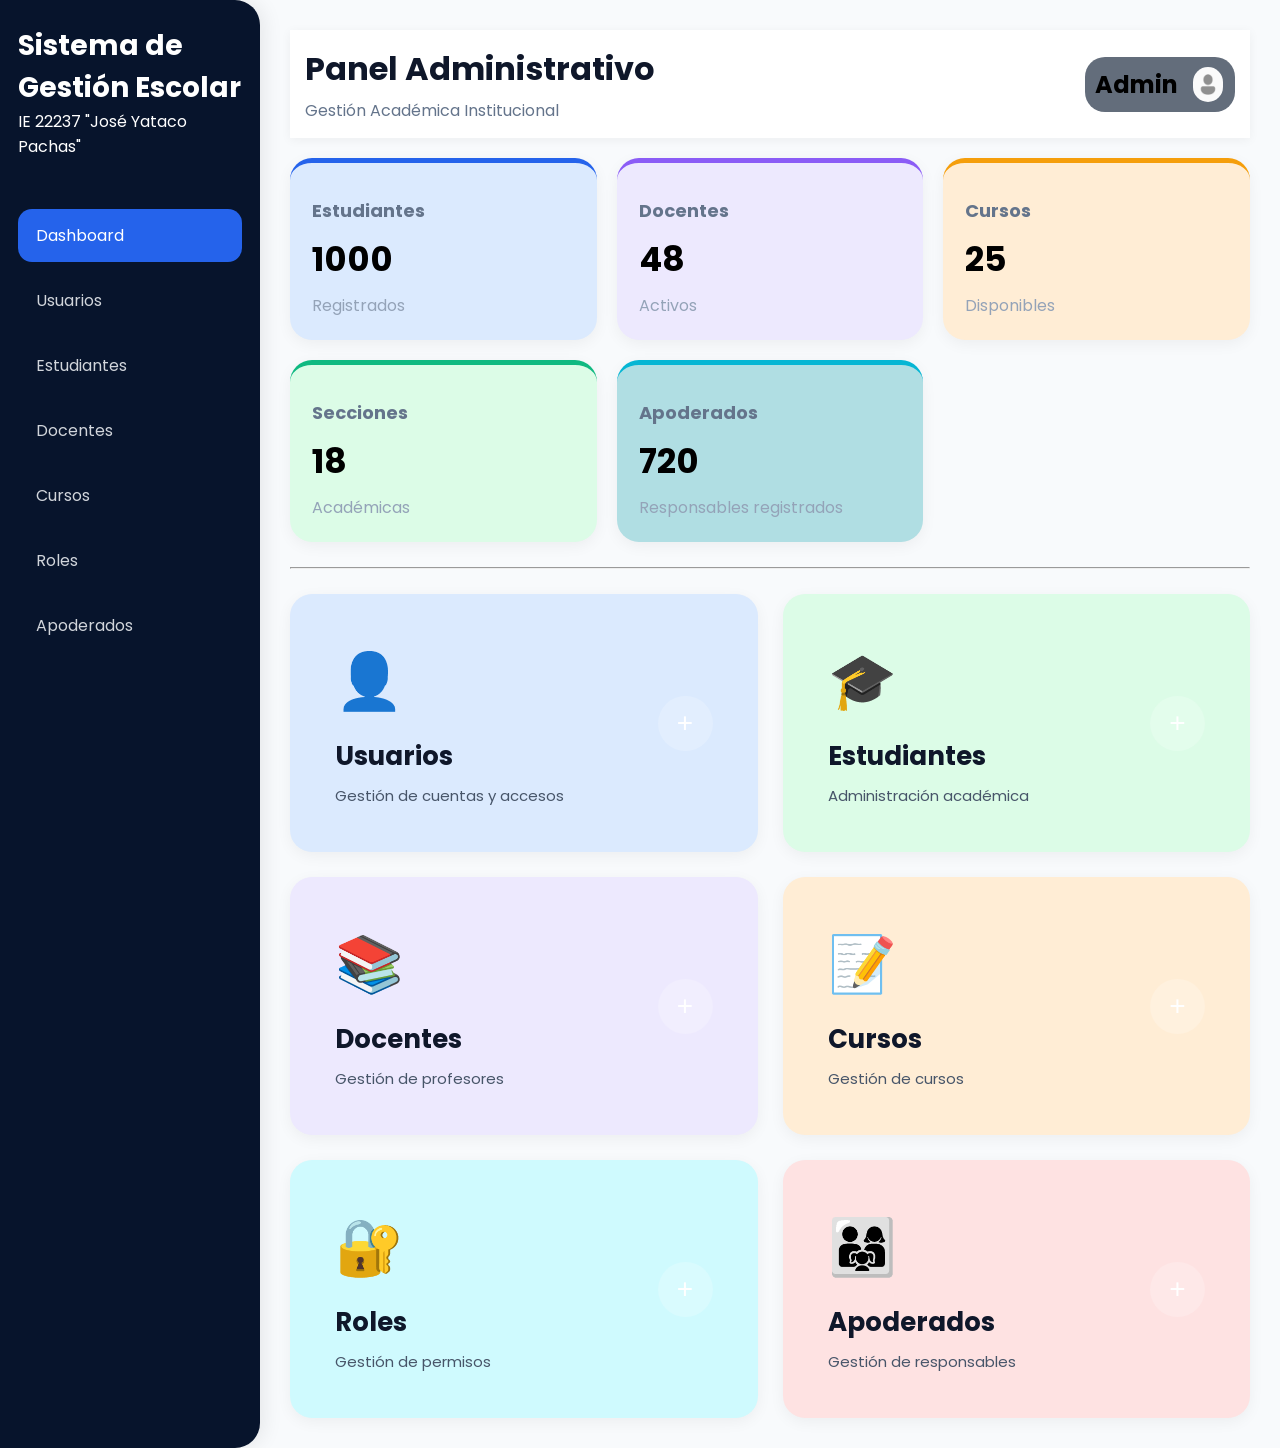
<file: index.html>
<!DOCTYPE html>
<html lang="es">

<head>

    <meta charset="UTF-8">
    <meta name="viewport" content="width=device-width, initial-scale=1.0">
    <title>Sistema Educativo</title>
    <link rel="stylesheet" href="css/style.css">
    <link href="https://fonts.googleapis.com/css2?family=Poppins:wght@300;400;500;600&display=swap" rel="stylesheet">

</head>

<body>

   
    <!-- SIDEBAR -->

    <aside class="sidebar">

        <div class="logo"> 

            <h2>Sistema de Gestión Escolar</h2>
            <p>IE 22237 "José Yataco Pachas"</p>

        </div>

        <ul class="menu">

            <li class="active">Dashboard</li>
            <li>Usuarios</li>
            <li>Estudiantes</li>
            <li>Docentes</li>
            <li>Cursos</li>
            <li>Roles</li>
            <li>Apoderados</li>

        </ul>

    </aside>


    <!-- CONTENIDO -->

    <main class="main-content">

        <!-- CONTENIDO -->

    <div class="col-md-10 p-4">

    <!-- TITULO -->

    <div class="dashboard-header">

        <div>

            <h1>
                Panel Administrativo
            </h1>
            <p>
                Gestión Académica Institucional
            </p>

        </div>

        <div class="usuario_registro">
            <!-- <button class="btn-dashboard">
            Año Académico 2025
            </button>
            <button class="btn-dashboard-ingresar">
            Ingresar   
            </button>
     
            <button class="btn-dashboard-cerrar">
            Cerrar
            </button>

            <button class="btn-dashboard-crear">
                Crear
            </button> -->
            <h2>Admin</h2>
            <img src="img/icono_perfil.png">


        </div>

        
    </div>

    <!-- TARJETAS -->

    <div class="dashboard-cards">

    <!-- ESTUDIANTES -->

    <div class="card-dashboard students-card">

        <div class="card-info">

            <span class="card-icon"></span>

            <h5>Estudiantes</h5>

            <h2>1000</h2>

            <p>Registrados</p>

        </div>

    </div>

    <!-- DOCENTES -->

    <div class="card-dashboard teachers-card">

        <div class="card-info">

            <span class="card-icon"></span>

            <h5>Docentes</h5>

            <h2>48</h2>

            <p>Activos</p>

        </div>

    </div>

    <!-- CURSOS -->

    <div class="card-dashboard courses-card">

        <div class="card-info">

            <span class="card-icon"></span>

            <h5>Cursos</h5>

            <h2>25</h2>

            <p>Disponibles</p>

        </div>

    </div>

    <!-- SECCIONES -->

    <div class="card-dashboard sections-card">

        <div class="card-info">

            <span class="card-icon"></span>

            <h5>Secciones</h5>

            <h2>18</h2>

            <p>Académicas</p>

        </div>

    </div>

    <!-- APODERADOS -->

     <div class="card-dashboard apoderados-card">

        <div class="card-info">

            <span class="card-icon"></span>

            <h5>Apoderados</h5>

            <h2>720</h2>

            <p>Responsables registrados </p>

        </div>

    </div>

    </div>

    <br> <hr> <br>

    </div>

        <!-- TARJETAS -->

        <section class="cards-container">

            <!-- USUARIOS -->

            <div class="card blue">

                <div class="card-top">

                    <div>

                        <span class="icon">👤</span>

                        <h3>Usuarios</h3>

                        <p>
                            Gestión de cuentas y accesos
                        </p>

                    </div>

                    <button class="toggle-btn-usuarios">
                        +
                    </button>

                </div>

                <div class="card-body">

                    <form class="formulario">

                        <div class="input-group">

                            <label>Nombre</label>

                            <input
                                type="text"
                                id="nombreUsuario"
                                placeholder="Ingrese nombre"
                            >

                        </div>

                        <div class="input-group">

                            <label>Correo</label>

                            <input
                                type="email"
                                id="correoUsuario"
                                placeholder="Ingrese correo"
                            >

                        </div>

                        <div class="input-group">

                            <label>Rol</label>

                            <input
                                type="text"
                                id="rolUsuario"
                                placeholder="Ingrese rol"
                            >

                        </div>

                        <button
                            type="button"
                            class="btn-guardar"
                            onclick="guardarUsuario()"
                        >
                            Guardar Usuario
                        </button>

                    </form>

                    <!-- TABLA -->

                    <table>

                        <thead>

                            <tr>

                                <th>Nombre</th>
                                <th>Correo</th>
                                <th>Rol</th>
                                <th>Acciones</th>

                            </tr>

                        </thead>

                        <tbody id="tablaUsuarios">

                        </tbody>

                    </table>

                </div>

            </div>

            <!-- ESTUDIANTES -->

            <div class="card green">

                <div class="card-top">

                    <div>

                        <span class="icon">🎓</span>

                        <h3>Estudiantes</h3>

                        <p>
                            Administración académica
                        </p>

                    </div>

                    <button class="toggle-btn-estudiantes">
                        +
                    </button>

                </div>

                <div class="card-body">

                    <p class="info-card">
                        Aquí podrás registrar y administrar estudiantes.
                    </p>

                </div>

            </div>

            <!-- DOCENTES -->

            <div class="card purple">

                <div class="card-top">

                    <div>

                        <span class="icon">📚</span>

                        <h3>Docentes</h3>

                        <p>
                            Gestión de profesores
                        </p>

                    </div>

                    <button class="toggle-btn-docentes">
                        +
                    </button>

                </div>

                <div class="card-body">

                    <p class="info-card">
                        Aquí podrás registrar y asignar cursos.
                    </p>

                </div>

            </div>

            <!-- CURSOS -->

            <div class="card orange">

                <div class="card-top">

                    <div>

                        <span class="icon">📝</span>

                        <h3>Cursos</h3>

                        <p>
                            Gestión de cursos
                        </p>

                    </div>

                    <button class="toggle-btn-cursos">
                        +
                    </button>

                </div>

                <div class="card-body">

                    <p class="info-card">
                        Administración de cursos académicos.
                    </p>

                </div>

            </div>

            <!-- ROLES -->

            <div class="card cyan">

                <div class="card-top">

                    <div>

                        <span class="icon">🔐</span>

                        <h3>Roles</h3>

                        <p>
                            Gestión de permisos
                        </p>

                    </div>

                    <button class="toggle-btn">
                        +
                    </button>

                </div>

                <div class="card-body">

                    <p class="info-card">
                        Configuración de accesos del sistema.
                    </p>

                </div>

            </div>

            <!-- APODERADOS -->

            <div class="card red">

                <div class="card-top">

                    <div>

                        <span class="icon">👨‍👩‍👧</span>

                        <h3>Apoderados</h3>

                        <p>
                            Gestión de responsables
                        </p>

                    </div>

                    <button class="toggle-btn">
                        +
                    </button>

                </div>

                <div class="card-body">

                    <p class="info-card">
                        Administración de apoderados estudiantiles.
                    </p>

                </div>

            </div>

        </section>

    </main>

    <script src="js/script.js"></script>

</body>

</html>
</file>
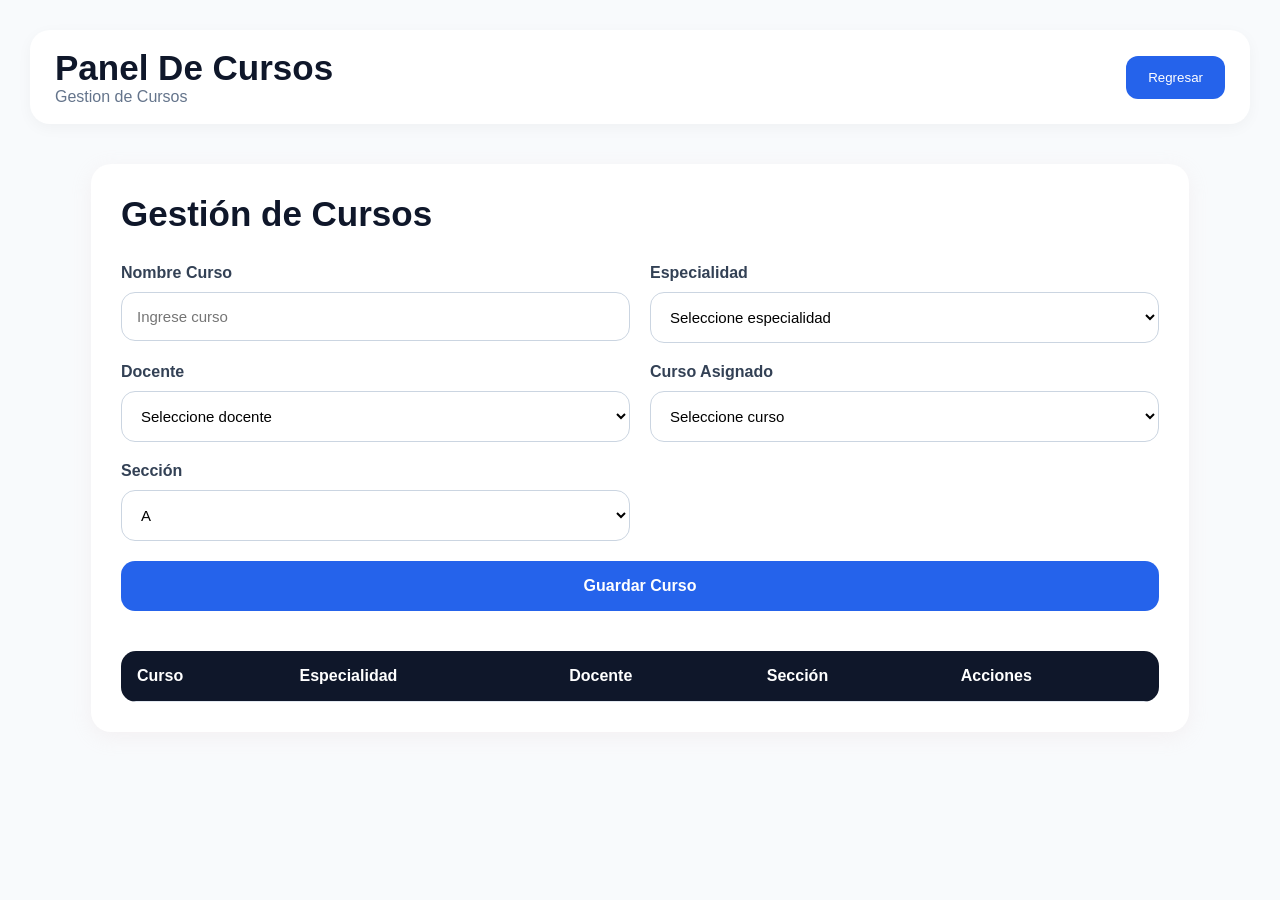
<file: paginas/cursos.html>
<!DOCTYPE html>
<html lang="es">
<head>

    <meta charset="UTF-8">
    <meta
    name="viewport"
    content="width=device-width, initial-scale=1.0">
    <title>Cursos</title>
    <link rel="stylesheet" href="../css/cursos.css">

</head>

<body>


     <nav class="navbar">

        <div>

            <h1>Panel De Cursos</h1>
            <p>Gestion de Cursos</p>

        </div>

        <button class="btn-navbar">
            Regresar
        </button>

    </nav>
    <div class="card-body">

        <h1>Gestión de Cursos</h1>

        <!-- FORMULARIO -->

        <form class="formulario">

            <!-- NOMBRE CURSO -->

            <div class="input-group">

                <label>Nombre Curso</label>

                <input
                    type="text"
                    id="nombreCurso"
                    placeholder="Ingrese curso"
                >

            </div>

            <!-- ESPECIALIDAD -->

            <div class="input-group">

                <label>Especialidad</label>

                <select
                    id="especialidadCurso"
                    onchange="actualizarCursos()"
                >

                    <option value="">
                        Seleccione especialidad
                    </option>

                    <option value="Matemática">
                        Matemática
                    </option>

                    <option value="Comunicación">
                        Comunicación
                    </option>

                    <option value="Ciencia">
                        Ciencia
                    </option>

                    <option value="Programación">
                        Programación
                    </option>

                </select>

            </div>

            <!-- DOCENTE -->

            <div class="input-group">

                <label>Docente</label>

                <select id="docenteCurso">

                    <option value="">
                        Seleccione docente
                    </option>

                    <option>
                        Juan Pérez
                    </option>

                    <option>
                        Ana Torres
                    </option>

                </select>

            </div>

            <!-- CURSO -->

            <div class="input-group">

                <label>Curso Asignado</label>

                <select id="cursoAsignado">

                    <option value="">
                        Seleccione curso
                    </option>

                </select>

            </div>

            <!-- SECCION -->

            <div class="input-group">

                <label>Sección</label>

                <select id="seccionCurso">

                    <option>A</option>
                    <option>B</option>
                    <option>C</option>

                </select>

            </div>

            <!-- BOTON -->
            <button
                type="button"
                class="btn-guardar"
                onclick="guardarCurso()">
                Guardar Curso
            </button>

        </form>

        <!-- TABLA -->

        <table>

            <thead>

                <tr>

                    <th>Curso</th>
                    <th>Especialidad</th>
                    <th>Docente</th>
                    <th>Sección</th>
                    <th>Acciones</th>

                </tr>

            </thead>

            <tbody id="tablaCursos">

            </tbody>

        </table>

    </div>

    <script src="../js/cursos.js"></script>

</body>
</html>
</file>
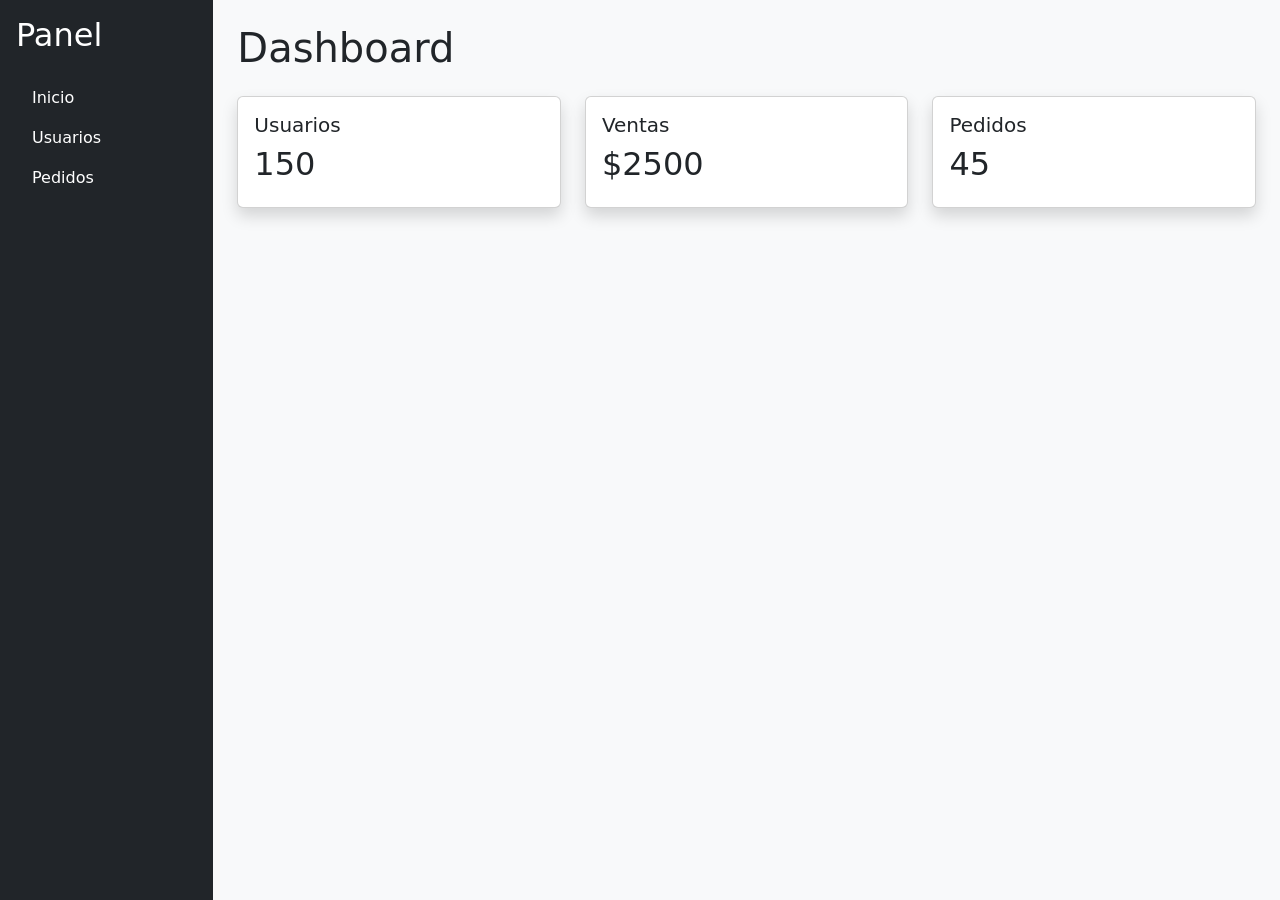
<file: paginas/dashboard.html>
<!DOCTYPE html>
<html lang="es">
<head>
    <meta charset="UTF-8">
    <meta name="viewport" content="width=device-width, initial-scale=1.0">

    <title>Dashboard</title>

    <!-- Bootstrap -->
    <link
    href="https://cdn.jsdelivr.net/npm/bootstrap@5.3.7/dist/css/bootstrap.min.css"
    rel="stylesheet">

</head>
<body class="bg-light">

<div class="container-fluid">

    <div class="row">

        <!-- Sidebar -->
        <div class="col-md-2 bg-dark text-white min-vh-100 p-3">

            <h2>Panel</h2>

            <ul class="nav flex-column mt-4">

                <li class="nav-item">
                    <a class="nav-link text-white" href="#">Inicio</a>
                </li>

                <li class="nav-item">
                    <a class="nav-link text-white" href="#">Usuarios</a>
                </li>

                <li class="nav-item">
                    <a class="nav-link text-white" href="#">Pedidos</a>
                </li>

            </ul>

        </div>

        <!-- Contenido -->
        <div class="col-md-10 p-4">

            <h1>Dashboard</h1>

            <div class="row mt-4">

                <div class="col-md-4">

                    <div class="card shadow">

                        <div class="card-body">

                            <h5>Usuarios</h5>
                            <h2>150</h2>

                        </div>

                    </div>

                </div>

                <div class="col-md-4">

                    <div class="card shadow">

                        <div class="card-body">

                            <h5>Ventas</h5>
                            <h2>$2500</h2>

                        </div>

                    </div>

                </div>

                <div class="col-md-4">

                    <div class="card shadow">

                        <div class="card-body">

                            <h5>Pedidos</h5>
                            <h2>45</h2>

                        </div>

                    </div>

                </div>

            </div>

        </div>

    </div>

</div>

</body>
</html>
</file>
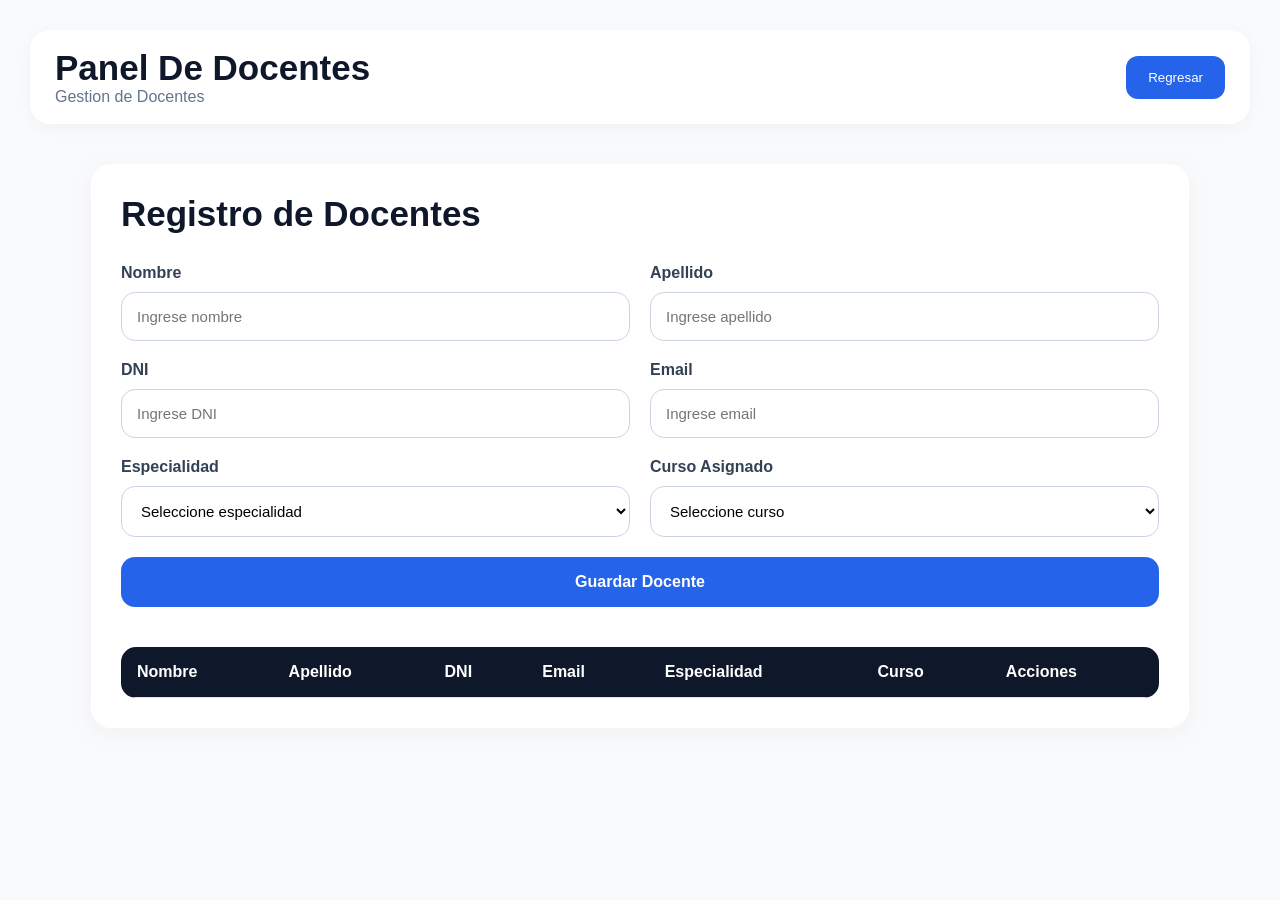
<file: paginas/docentes.html>
<!DOCTYPE html>
<html lang="es">
<head>

    <meta charset="UTF-8">

    <meta
    name="viewport"
    content="width=device-width, initial-scale=1.0">

    <title>Docentes</title>

    <link
    rel="stylesheet"
    href="../css/docentes.css">

</head>

<body>


    <nav class="navbar">

        <div>

            <h1>Panel De Docentes</h1>
            <p>Gestion de Docentes</p>

        </div>

        <button class="btn-navbar">
            Regresar
        </button>

    </nav>
    <div class="card-body">

        <h1>Registro de Docentes</h1>

        <!-- FORMULARIO -->

        <form class="formulario">

            <!-- NOMBRE -->

            <div class="input-group">

                <label>Nombre</label>

                <input
                    type="text"
                    id="nombreDocente"
                    placeholder="Ingrese nombre"
                >

            </div>

            <!-- APELLIDO -->

            <div class="input-group">

                <label>Apellido</label>

                <input
                    type="text"
                    id="apellidoDocente"
                    placeholder="Ingrese apellido"
                >

            </div>

            <!-- DNI -->

            <div class="input-group">

                <label>DNI</label>

                <input
                    type="text"
                    id="dniDocente"
                    placeholder="Ingrese DNI"
                    maxlength="8"
                >

            </div>

            <!-- EMAIL -->

            <div class="input-group">

                <label>Email</label>

                <input
                    type="email"
                    id="emailDocente"
                    placeholder="Ingrese email"
                >

            </div>

            <!-- ESPECIALIDAD -->

            <div class="input-group">

                <label>Especialidad</label>

                <select id="especialidadDocente">

                    <option value="">
                        Seleccione especialidad
                    </option>

                    <option>Matemática</option>
                    <option>Comunicación</option>
                    <option>Ciencia</option>
                    <option>Historia</option>
                    <option>Inglés</option>

                </select>

            </div>

            <!-- CURSO -->

            <div class="input-group">

                <label>Curso Asignado</label>

                <select id="cursoDocente">

                    <option value="">
                        Seleccione curso
                    </option>

                    <option>Álgebra</option>
                    <option>Geometría</option>
                    <option>Literatura</option>
                    <option>Biología</option>
                    <option>Programación</option>

                </select>

            </div>

            <!-- BOTON -->

            <button
                type="button"
                class="btn-guardar"
                onclick="guardarDocente()"
            >
                Guardar Docente
            </button>

        </form>

        <!-- TABLA -->

        <table>

            <thead>

                <tr>

                    <th>Nombre</th>
                    <th>Apellido</th>
                    <th>DNI</th>
                    <th>Email</th>
                    <th>Especialidad</th>
                    <th>Curso</th>
                    <th>Acciones</th>

                </tr>

            </thead>

            <tbody id="tablaDocentes">

            </tbody>

        </table>

    </div>

    <script src="../js/docentes.js"></script>

</body>
</html>
</file>
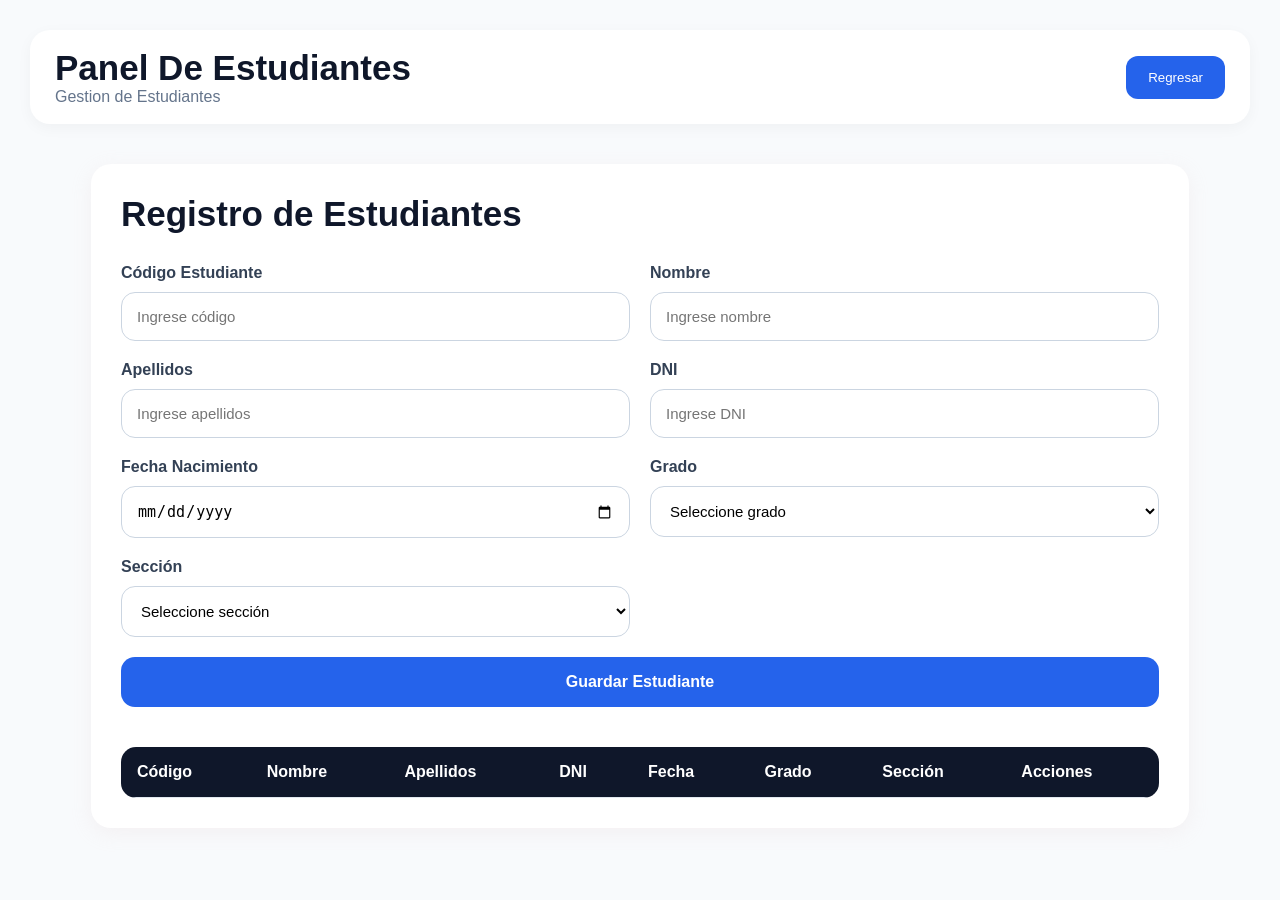
<file: paginas/estudiantes.html>
<!DOCTYPE html>
<html lang="es">
<head>

    <meta charset="UTF-8">

    <meta
    name="viewport"
    content="width=device-width, initial-scale=1.0">

    <title>Estudiantes</title>

    <link
    rel="stylesheet"
    href="../css/estudiantes.css">

</head>

<body>

     <nav class="navbar">

        <div>

            <h1>Panel De Estudiantes</h1>
            <p>Gestion de Estudiantes</p>

        </div>

        <button class="btn-navbar">
            Regresar
        </button>

    </nav>

    <div class="card-body">

        <h1>Registro de Estudiantes</h1>

        <!-- FORMULARIO -->

        <form class="formulario">

            <!-- CODIGO -->

            <div class="input-group">

                <label>Código Estudiante</label>

                <input
                    type="text"
                    id="codigoEstudiante"
                    placeholder="Ingrese código"
                >

            </div>

            <!-- NOMBRE -->

            <div class="input-group">

                <label>Nombre</label>

                <input
                    type="text"
                    id="nombreEstudiante"
                    placeholder="Ingrese nombre"
                >

            </div>

            <!-- APELLIDOS -->

            <div class="input-group">

                <label>Apellidos</label>

                <input
                    type="text"
                    id="apellidoEstudiante"
                    placeholder="Ingrese apellidos"
                >

            </div>

            <!-- DNI -->

            <div class="input-group">

                <label>DNI</label>

                <input
                    type="text"
                    id="dniEstudiante"
                    placeholder="Ingrese DNI"
                    maxlength="8"
                >

            </div>

            <!-- FECHA -->

            <div class="input-group">

                <label>Fecha Nacimiento</label>

                <input
                    type="date"
                    id="fechaNacimiento"
                >

            </div>

            <!-- GRADO -->

            <div class="input-group">

                <label>Grado</label>

                <select id="gradoEstudiante">

                    <option value="">
                        Seleccione grado
                    </option>

                    <option>1° Primaria</option>
                    <option>2° Primaria</option>
                    <option>3° Primaria</option>
                    <option>4° Primaria</option>
                    <option>5° Primaria</option>
                    <option>6° Primaria</option>

                </select>

            </div>

            <!-- SECCION -->

            <div class="input-group">

                <label>Sección</label>

                <select id="seccionEstudiante">

                    <option value="">
                        Seleccione sección
                    </option>

                    <option>A</option>
                    <option>B</option>
                    <option>C</option>

                </select>

            </div>

            <!-- BOTON -->

            <button
                type="button"
                class="btn-guardar"
                onclick="guardarEstudiante()"
            >
                Guardar Estudiante
            </button>

        </form>

        <!-- TABLA -->

        <table>

            <thead>

                <tr>

                    <th>Código</th>
                    <th>Nombre</th>
                    <th>Apellidos</th>
                    <th>DNI</th>
                    <th>Fecha</th>
                    <th>Grado</th>
                    <th>Sección</th>
                    <th>Acciones</th>

                </tr>

            </thead>

            <tbody id="tablaEstudiantes">

            </tbody>

        </table>

    </div>

    <script src="../js/estudiantes.js"></script>

</body>
</html>
</file>
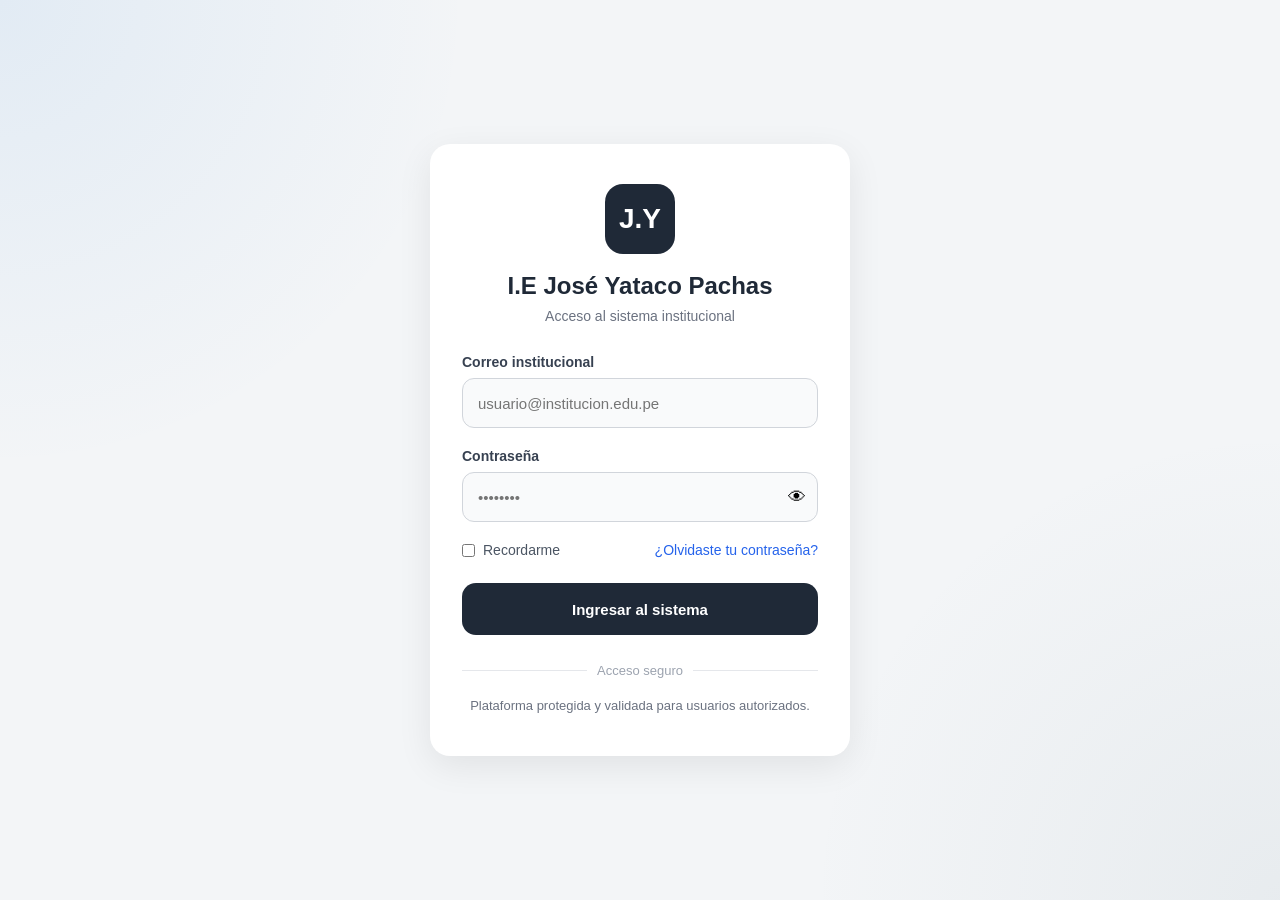
<file: paginas/login.html>
<!-- index.html -->
<!DOCTYPE html>
<html lang="es">
<head>
  <meta charset="UTF-8" />
  <meta name="viewport" content="width=device-width, initial-scale=1.0"/>
  <title>Login Institucional</title>
  <link rel="stylesheet" href="../css/login.css">
</head>
<body>

  <div class="background"></div>

  <main class="container">

    <section class="login-card">

      <div class="top">

        <div class="logo">
          J.Y
        </div>

        <h1>I.E José Yataco Pachas</h1>

        <p>
          Acceso al sistema institucional
        </p>

      </div>

      <form id="loginForm">

        <div class="input-group">

          <label>Correo institucional</label>

          <input 
            type="email"
            id="email"
            placeholder="usuario@institucion.edu.pe"
            required
          >

        </div>

        <div class="input-group">

          <label>Contraseña</label>

          <div class="password-box">

            <input
              type="password"
              id="password"
              placeholder="••••••••"
              required
            >

            <button type="button" id="togglePassword">
              👁
            </button>

          </div>

        </div>

        <div class="options">

          <label class="remember">
            <input type="checkbox">
            Recordarme
          </label>

          <a href="#">
            ¿Olvidaste tu contraseña?
          </a>

        </div>

        <button class="login-btn" type="submit">
          Ingresar al sistema
        </button>

        <div class="divider">
          <span>Acceso seguro</span>
        </div>

        <p class="footer-text">
          Plataforma protegida y validada para usuarios autorizados.
        </p>

      </form>

    </section>

  </main>

  <script src="../js/login.js"></script>

</body>
</html>
</file>
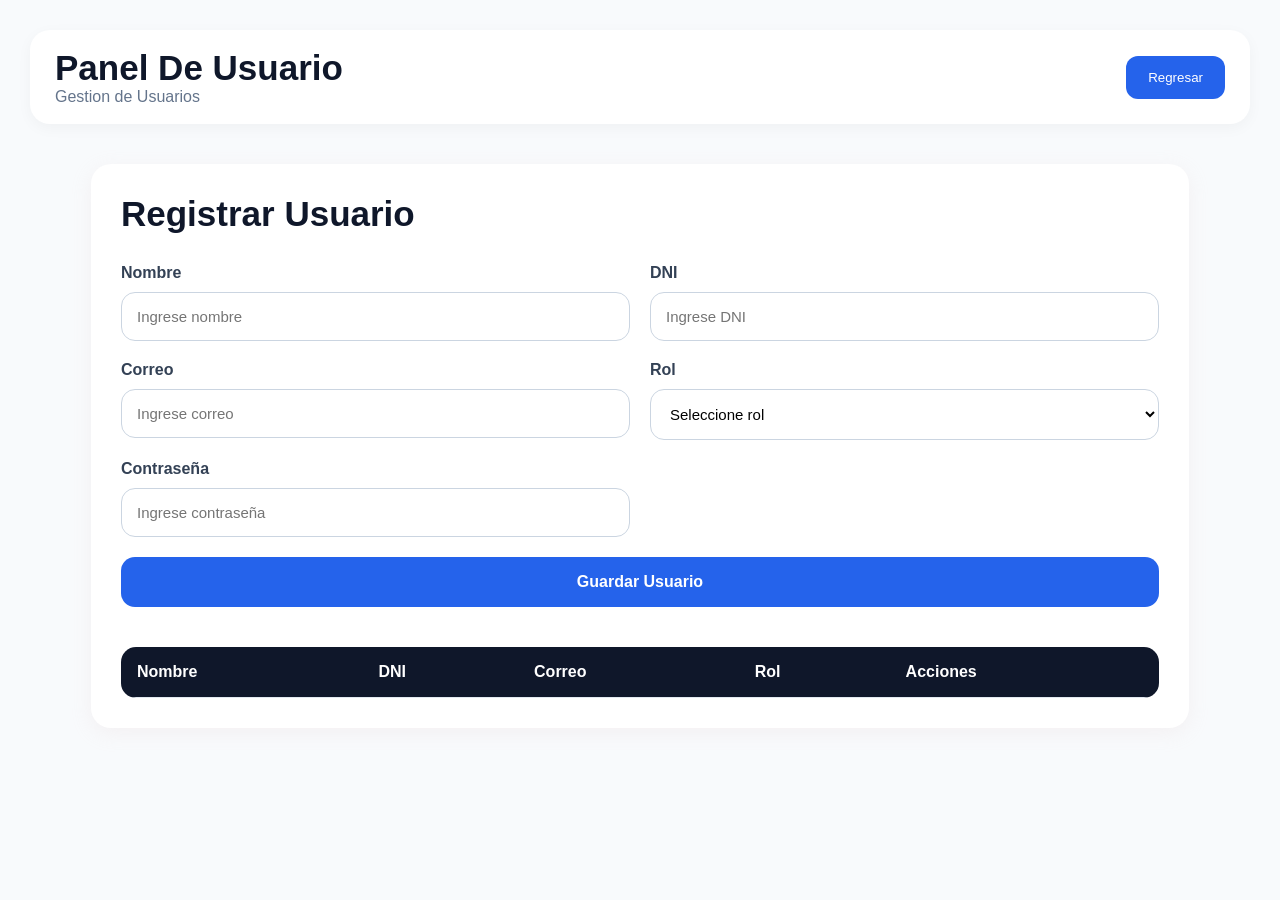
<file: paginas/usuarios.html>
<!DOCTYPE html>
<html lang="es">
<head>
    <meta charset="UTF-8">
    <title>Registrar Usuario</title>

    <link rel="stylesheet" href="../css/usuarios.css">
</head>
<body>

    <nav class="navbar">

        <div>

            <h1>Panel De Usuario</h1>
            <p>Gestion de Usuarios</p>

        </div>

        <button class="btn-navbar">
            Regresar
        </button>

    </nav>

    <div class="card-body">

        <h1>Registrar Usuario</h1>

        <form class="formulario">

            <div class="input-group">

                <label>Nombre</label>

                <input
                    type="text"
                    id="nombreUsuario"
                    placeholder="Ingrese nombre"
                >

            </div>

            <div class="input-group">

                <label>DNI</label>

                <input
                type="text"
                id="dniUsuario"
                placeholder="Ingrese DNI"
                maxlength="8"
            >

            </div>

            <div class="input-group">

                <label>Correo</label>

                <input
                    type="email"
                    id="correoUsuario"
                    placeholder="Ingrese correo"
                >

            </div>

            <div class="input-group">

                <label>Rol</label>

                    <select id="rolUsuario">

                    <option value="">Seleccione rol</option>

                    <option value="Admin">
                    Admin
                    </option>

                    <option value="Docente">
                    Docente
                    </option>

                    </select>

            </div>

            <div class="input-group">

            <label>Contraseña</label>

            <input
                type="password"
                id="passwordUsuario"
                placeholder="Ingrese contraseña"
            >

            </div>

            <button
                type="button"
                class="btn-guardar"
                onclick="guardarUsuario()"
            >
                Guardar Usuario
            </button>

        </form>

        <!--Tabla-->
        <table>
            <thead>
                <tr>
                    <th>Nombre</th>
                    <th>DNI</th>
                    <th>Correo</th>
                    <th>Rol</th>
                    <th>Acciones</th>
                </tr>
            </thead>

            <tbody id="tablaUsuarios">
            </tbody>
        </table>

    </div>

    <script src="../js/usuarios.js"></script>

</body>
</html>
</file>
<file: css/style.css>
/* style.css */

*{
    margin:0;
    padding:0;
    box-sizing:border-box;
}

body{
    display:flex;
    font-family:'Poppins', sans-serif;
    /*background-image:url(../img/img1.webp);*/
    background: #f8fafc;
    
}

/* HEADER */

.dashboard-header{

    display:flex;
    justify-content:space-between;
    align-items:center;
    margin-bottom:20px;
    background: white;
    padding: 15px;
    box-shadow: 0 2px 10px rgba(0,0,0,.05);
}

.dashboard-header h1{
    font-size:32px;
    color:#0f172a;
    margin-bottom:5px;
}

.dashboard-header p{
    color:#64748b;
}

/* BOTON */

.btn-dashboard{
    border:none;
    background:#2563eb;
    color:white;
    padding:12px 18px;
    border-radius:14px;
    font-weight:500;
    cursor:pointer;
}

.btn-dashboard-ingresar{
    border:none;
    background:#be2ba3;
    color:white;
    padding:12px 18px;
    border-radius:14px;
    font-weight:500;
    cursor:pointer;
}

.btn-dashboard-cerrar{
    border:none;
    background:#7dc31b;
    color:white;
    padding:12px 18px;
    border-radius:14px;
    font-weight:500;
    cursor:pointer;
}

.btn-dashboard-crear{
    border:none;
    background:#29d0bf;
    color:white;
    padding:12px 18px;
    border-radius:14px;
    font-weight:500;
    cursor:pointer;
}


/* GRID DASHBOARD */

.dashboard-cards{

    display:grid;

    grid-template-columns:
    repeat(auto-fit, minmax(240px, 1fr));

    gap:20px;
}

/* CARD DASHBOARD */

.card-dashboard{

    border-radius:22px;

    padding:22px;

    min-height:180px;

    box-shadow:
    0px 4px 15px rgba(0,0,0,0.05);

    transition:0.3s;
}

.card-dashboard:hover{
    transform:translateY(-5px);
}

/* ICONOS */

.card-icon{

    font-size:36px;

    margin-bottom:12px;

    display:block;
}

/* TEXTOS */

.card-info h5{
    color:#64748b;
    margin-bottom:10px;
    font-size:18px;
}

.card-info{
    width:100%;
}

.card-info h2{
    font-size:34px;
    margin:8px 0px;
}

.card-info p{
    color:#94a3b8;
}

/* COLORES SUAVES */

.students-card{
    background:#dbeafe;
    border-top: 5px solid #2563eb;
}

.teachers-card{
    background:#ede9fe;
    border-top: 5px solid #8b5cf6;
}

.courses-card{
    background:#ffedd5;
    border-top: 5px solid #f59e0b;
}

.sections-card{
    background:#dcfce7;
    border-top: 5px solid #10b981;
}

.parents-card{
    background:#fee2e2;
    border-top: 5px solid #06d440;
}

.apoderados-card{
    background: #b0dee3;
    border-top: 5px solid #06b6d4;
}

/* SIDEBAR */

.sidebar{

    width:260px;
    background: #07142c;
    color:white;
    padding:25px 18px;
    display:flex;
    flex-direction:column;
    border-radius:0px 25px 25px 0px;
    min-height:100vh;
    box-shadow:
    4px 0px 20px rgba(0,0,0,0.08);
}
.logo{
    margin-bottom:50px;
}

.logo h2{
    font-size:28px;
}

.menu li{
    display:flex;
    align-items:center;
    gap:12px;
    padding:14px 18px;
    margin-bottom:12px;
    border-radius:14px;
    cursor:pointer;
    transition:0.3s;
    color:#d1d5db;
}

.menu li:hover{

    background:#1f2937;
    transform:translateX(5px);
}

.menu .active{

    background:#2563eb;
    color:white;
}
/* MAIN */

.main-content{
    flex:1;
    padding:30px;
}

/* NAVBAR */

.navbar{
    background:white;
    border-radius:20px;
    padding:18px 25px;
    display:flex;
    justify-content:space-between;
    align-items:center;
    margin-bottom:30px;
    box-shadow:
    0px 4px 15px rgba(0,0,0,0.04);
    backdrop-filter:blur(10px);
}

.navbar h1{
    font-size:35px;
    color:#0f172a;
}

.navbar p{
    color:#64748b;
}

.btn-navbar{
    border:none;
    background:#2563eb;
    color:white;
    padding:12px 18px;
    border-radius:12px;
    font-weight:500;
    cursor:pointer;
    transition:0.3s;
}

.btn-navbar:hover{

    background:#1d4ed8;
}

/* TARJETAS */

.cards-container{
    display:grid;
    grid-template-columns:repeat(auto-fit, minmax(340px, 1fr));
    gap:25px;
}

.card{
    background:white;
    border-radius:22px;
    padding:20px;
    box-shadow:
    0px 4px 15px rgba(0,0,0,0.05);
    transition:0.3s;
}

.card:hover{

    transform:translateY(-4px);
}

/* TOP CARD */

.card-top{
    padding:25px;
    display:flex;
    justify-content:space-between;
    align-items:center;
}

/* COLORES SUAVES */

.blue{
    background:#dbeafe;
}

.green{
    background:#dcfce7;
}

.purple{
    background:#ede9fe;
}

.orange{
    background:#ffedd5;
}

.cyan{
    background:#cffafe;
}

.red{
    background:#fee2e2;
}

.icon{
    font-size:55px;
}

.card-top h3{
    color:#0f172a;
    font-size:26px;
    margin:15px 0px 8px;
}

.card-top p{
    color:#475569;
    font-size:15px;
}
.toggle-btn-usuarios{
    width:55px;
    height:55px;
    border:none;
    border-radius:50%;
    background:rgba(255,255,255,0.2);
    color:white;
    font-size:28px;
    cursor:pointer;
}

.toggle-btn-estudiantes{
    width:55px;
    height:55px;
    border:none;
    border-radius:50%;
    background:rgba(255,255,255,0.2);
    color:white;
    font-size:28px;
    cursor:pointer;
}

.toggle-btn-docentes{
    width:55px;
    height:55px;
    border:none;
    border-radius:50%;
    background:rgba(255,255,255,0.2);
    color:white;
    font-size:28px;
    cursor:pointer;
}

.toggle-btn-cursos{
    width:55px;
    height:55px;
    border:none;
    border-radius:50%;
    background:rgba(255,255,255,0.2);
    color:white;
    font-size:28px;
    cursor:pointer;
}

.toggle-btn{
    width:55px;
    height:55px;
    border:none;
    border-radius:50%;
    background:rgba(255,255,255,0.2);
    color:white;
    font-size:28px;
    cursor:pointer;
}


.usuario_registro {
    display: flex;
    width: 150px;
    border-radius: 20px;
    background-color: #636d7b;
    gap: 15px;
    padding: 10px;
}

.usuario_registro img {
    width: 30px;
    border-radius: 50px;
}


/* BODY */

.card-body{
    display:none;
    padding:25px;
}

.card.active .card-body{
    display:block;
}

/* FORM */

.input-group{
    margin-bottom:18px;
}

.input-group label{
    display:block;
    margin-bottom:8px;
    font-weight:bold;
}

.input-group input{
    width:100%;
    padding:15px;
    border:1px solid #cbd5e1;
    border-radius:12px;
    outline:none;
}

.btn-guardar{
    width:100%;
    border:none;
    padding:15px;
    background:#0f172a;
    color:white;
    border-radius:12px;
    margin-top:10px;
    cursor:pointer;
}

/* TABLA */

table{
    width:100%;
    margin-top:25px;
    border-collapse:collapse;
}

th,
td{
    padding:12px;
    border-bottom:1px solid #e2e8f0;
    text-align:left;
}

th{
    background:#f8fafc;
}

/* INFO */

.info-card{
    color:#475569;
    line-height:1.6;
}

/* RESPONSIVE */

@media(max-width:900px){

    body{
        flex-direction:column;
    }

    .sidebar{
        width:100%;
        min-height:auto;
    }

}
</file>
<file: css/cursos.css>
*{
    margin:0;
    padding:0;
    box-sizing:border-box;
}

body{
    font-family:Arial, Helvetica, sans-serif;
    background: #f8fafc;
    margin:0;
    justify-content:center;
    align-items:center;
    min-height:100vh;
    padding:30px;
}

/* CONTENEDOR */

.card-body{
    width:90%;
    max-width:1200px;
    margin:40px auto;
    background:white;
    padding:30px;
    border-radius:20px;
    box-shadow:0px 5px 20px rgba(228, 201, 201, 0.19);
}

/* TITULO */

.card-body h1{
    margin-bottom:30px;
    color:#0f172a;
    font-size:35px;
}

/* FORM */

.formulario{
    display:grid;
    grid-template-columns:1fr 1fr;
    gap:20px;
}

/* INPUT GROUP */

.input-group{
    display:flex;
    flex-direction:column;
}


.input-group label{
    margin-bottom:10px;
    font-weight:bold;
    color:#334155;
}

/* INPUTS */

.input-group input{
    width:100%;
    padding:15px;
    border:1px solid #cbd5e1;
    border-radius:14px;
    outline:none;
    transition:0.3s;
    font-size:15px;
}

.input-group select{
    width:100%;
    padding:15px;
    border:1px solid #cbd5e1;
    border-radius:14px;
    outline:none;
    font-size:15px;
    background:white;
    transition:0.3s;
}

.input-group select:focus{

    border-color:#2563eb;
    box-shadow:
    0px 0px 0px 4px rgba(37,99,235,0.15);
}

/* EFECTO */

.input-group input:focus{

    border-color:#2563eb;
    box-shadow:
    0px 0px 0px 4px rgba(37,99,235,0.15);

}

/* NAV*/
.navbar{
    background:white;
    border-radius:20px;
    padding:18px 25px;
    display:flex;
    justify-content:space-between;
    align-items:center;
    margin-bottom:30px;
    box-shadow:
    0px 4px 15px rgba(0,0,0,0.04);
}

.navbar h1{
    font-size:35px;
    color:#0f172a;
}

.navbar p{
    color:#64748b;
}

.btn-navbar{
    border:none;
    background:#2563eb;
    color:white;
    padding:14px 22px;
    border-radius:12px;
    cursor:pointer;
}


/* BOTON */

.btn-guardar{

    grid-column:span 2;
    border:none;
    padding:16px;
    background:#2563eb;
    color:white;
    border-radius:14px;
    font-size:16px;
    font-weight:bold;
    cursor:pointer;
    transition:0.3s;
}

.btn-guardar:hover{
    background:#1d4ed8;
    transform:translateY(-2px);
}

/* TABLA */

table{
    width:100%;
    margin-top:40px;
    border-collapse:collapse;

    overflow:hidden;

    border-radius:15px;
}

/* HEADER TABLA */

th{
    background:#0f172a;
    color:white;
}

/* CELDAS */

th,
td{
    padding:16px;
    text-align:left;
}

/* FILAS */

tr{
    border-bottom:1px solid #e2e8f0;
}

tr:hover{
    background:#f8fafc;
}

/* BOTON ELIMINAR */

table button{
    border:none;
    padding:10px 14px;
    background:#dc2626;
    color:white;
    border-radius:10px;
    cursor:pointer;
    transition:0.3s;
}

table button:hover{
    background:#b91c1c;
}

/* RESPONSIVE */

@media(max-width:768px){
    .formulario{
        grid-template-columns:1fr;
    }
    .btn-guardar{
        grid-column:span 1;
    }
    .card-body{
        padding:25px;
    }
}
</file>
<file: css/docentes.css>
*{
    margin:0;
    padding:0;
    box-sizing:border-box;
}

body{
    font-family:Arial, Helvetica, sans-serif;
    background: #f8fafc;
    margin:0;
    justify-content:center;
    align-items:center;
    min-height:100vh;
    padding:30px;
}

/* CONTENEDOR */

.card-body{
    width:90%;
    max-width:1200px;
    margin:40px auto;
    background:white;
    padding:30px;
    border-radius:20px;
    box-shadow:0px 5px 20px rgba(228, 201, 201, 0.19);
}

/* TITULO */

.card-body h1{
    margin-bottom:30px;
    color:#0f172a;
    font-size:35px;
}

/* FORM */

.formulario{
    display:grid;
    grid-template-columns:1fr 1fr;
    gap:20px;
}

/* INPUT GROUP */

.input-group{
    display:flex;
    flex-direction:column;
}


.input-group label{
    margin-bottom:10px;
    font-weight:bold;
    color:#334155;
}

/* INPUTS */

.input-group input{
    width:100%;
    padding:15px;
    border:1px solid #cbd5e1;
    border-radius:14px;
    outline:none;
    transition:0.3s;
    font-size:15px;
}

.input-group select{
    width:100%;
    padding:15px;
    border:1px solid #cbd5e1;
    border-radius:14px;
    outline:none;
    font-size:15px;
    background:white;
    transition:0.3s;
}

.input-group select:focus{

    border-color:#2563eb;
    box-shadow:
    0px 0px 0px 4px rgba(37,99,235,0.15);
}

/* EFECTO */

.input-group input:focus{

    border-color:#2563eb;
    box-shadow:
    0px 0px 0px 4px rgba(37,99,235,0.15);

}

/* NAV*/
.navbar{
    background:white;
    border-radius:20px;
    padding:18px 25px;
    display:flex;
    justify-content:space-between;
    align-items:center;
    margin-bottom:30px;
    box-shadow:
    0px 4px 15px rgba(0,0,0,0.04);
}

.navbar h1{
    font-size:35px;
    color:#0f172a;
}

.navbar p{
    color:#64748b;
}

.btn-navbar{
    border:none;
    background:#2563eb;
    color:white;
    padding:14px 22px;
    border-radius:12px;
    cursor:pointer;
}


/* BOTON */

.btn-guardar{

    grid-column:span 2;
    border:none;
    padding:16px;
    background:#2563eb;
    color:white;
    border-radius:14px;
    font-size:16px;
    font-weight:bold;
    cursor:pointer;
    transition:0.3s;
}

.btn-guardar:hover{
    background:#1d4ed8;
    transform:translateY(-2px);
}

/* TABLA */

table{
    width:100%;
    margin-top:40px;
    border-collapse:collapse;

    overflow:hidden;

    border-radius:15px;
}

/* HEADER TABLA */

th{
    background:#0f172a;
    color:white;
}

/* CELDAS */

th,
td{
    padding:16px;
    text-align:left;
}

/* FILAS */

tr{
    border-bottom:1px solid #e2e8f0;
}

tr:hover{
    background:#f8fafc;
}

/* BOTON ELIMINAR */

table button{
    border:none;
    padding:10px 14px;
    background:#dc2626;
    color:white;
    border-radius:10px;
    cursor:pointer;
    transition:0.3s;
}

table button:hover{
    background:#b91c1c;
}

/* RESPONSIVE */

@media(max-width:768px){
    .formulario{
        grid-template-columns:1fr;
    }
    .btn-guardar{
        grid-column:span 1;
    }
    .card-body{
        padding:25px;
    }
}
</file>
<file: css/estudiantes.css>
*{
    margin:0;
    padding:0;
    box-sizing:border-box;
}

body{
    font-family:Arial, Helvetica, sans-serif;
    background: #f8fafc;
    margin:0;
    justify-content:center;
    align-items:center;
    min-height:100vh;
    padding:30px;
}

/* CONTENEDOR */

.card-body{
    width:90%;
    max-width:1200px;
    margin:40px auto;
    background:white;
    padding:30px;
    border-radius:20px;
    box-shadow:0px 5px 20px rgba(228, 201, 201, 0.19);
}

/* TITULO */

.card-body h1{
    margin-bottom:30px;
    color:#0f172a;
    font-size:35px;
}

/* FORM */

.formulario{
    display:grid;
    grid-template-columns:1fr 1fr;
    gap:20px;
}

/* INPUT GROUP */

.input-group{
    display:flex;
    flex-direction:column;
}


.input-group label{
    margin-bottom:10px;
    font-weight:bold;
    color:#334155;
}

/* INPUTS */

.input-group input{
    width:100%;
    padding:15px;
    border:1px solid #cbd5e1;
    border-radius:14px;
    outline:none;
    transition:0.3s;
    font-size:15px;
}

.input-group select{
    width:100%;
    padding:15px;
    border:1px solid #cbd5e1;
    border-radius:14px;
    outline:none;
    font-size:15px;
    background:white;
    transition:0.3s;
}

.input-group select:focus{

    border-color:#2563eb;
    box-shadow:
    0px 0px 0px 4px rgba(37,99,235,0.15);
}

/* EFECTO */

.input-group input:focus{

    border-color:#2563eb;
    box-shadow:
    0px 0px 0px 4px rgba(37,99,235,0.15);

}

/* NAV*/
.navbar{
    background:white;
    border-radius:20px;
    padding:18px 25px;
    display:flex;
    justify-content:space-between;
    align-items:center;
    margin-bottom:30px;
    box-shadow:
    0px 4px 15px rgba(0,0,0,0.04);
}

.navbar h1{
    font-size:35px;
    color:#0f172a;
}

.navbar p{
    color:#64748b;
}

.btn-navbar{
    border:none;
    background:#2563eb;
    color:white;
    padding:14px 22px;
    border-radius:12px;
    cursor:pointer;
}


/* BOTON */

.btn-guardar{

    grid-column:span 2;
    border:none;
    padding:16px;
    background:#2563eb;
    color:white;
    border-radius:14px;
    font-size:16px;
    font-weight:bold;
    cursor:pointer;
    transition:0.3s;
}

.btn-guardar:hover{
    background:#1d4ed8;
    transform:translateY(-2px);
}

/* TABLA */

table{
    width:100%;
    margin-top:40px;
    border-collapse:collapse;

    overflow:hidden;

    border-radius:15px;
}

/* HEADER TABLA */

th{
    background:#0f172a;
    color:white;
}

/* CELDAS */

th,
td{
    padding:16px;
    text-align:left;
}

/* FILAS */

tr{
    border-bottom:1px solid #e2e8f0;
}

tr:hover{
    background:#f8fafc;
}

/* BOTON ELIMINAR */

table button{
    border:none;
    padding:10px 14px;
    background:#dc2626;
    color:white;
    border-radius:10px;
    cursor:pointer;
    transition:0.3s;
}

table button:hover{
    background:#b91c1c;
}

/* RESPONSIVE */

@media(max-width:768px){
    .formulario{
        grid-template-columns:1fr;
    }
    .btn-guardar{
        grid-column:span 1;
    }
    .card-body{
        padding:25px;
    }
}
</file>
<file: css/login.css>
/* styles.css */

*{
  margin:0;
  padding:0;
  box-sizing:border-box;
  font-family:Arial, Helvetica, sans-serif;
}

body{
  min-height:100vh;
  background:#f3f5f7;
  display:flex;
  justify-content:center;
  align-items:center;
  overflow:hidden;
  position:relative;
}

.background{
  position:absolute;
  inset:0;

  background:
  radial-gradient(circle at top left,
  rgba(25,118,210,.08),
  transparent 30%),

  radial-gradient(circle at bottom right,
  rgba(96,125,139,.08),
  transparent 30%);
}

.container{
  width:100%;
  padding:20px;
  display:flex;
  justify-content:center;
  align-items:center;
}

.login-card{
  width:100%;
  max-width:420px;
  background:#ffffff;
  border-radius:20px;
  padding:40px 32px;
  box-shadow:0 10px 35px rgba(0,0,0,.08);
  position:relative;
  z-index:1;
}

.top{
  text-align:center;
  margin-bottom:30px;
}

.logo{
  width:70px;
  height:70px;
  margin:auto;
  border-radius:18px;
  background:#1f2937;
  color:white;
  display:flex;
  align-items:center;
  justify-content:center;
  font-size:28px;
  font-weight:bold;
  margin-bottom:18px;
}

.top h1{
  font-size:24px;
  color:#1f2937;
  margin-bottom:8px;
}

.top p{
  color:#6b7280;
  font-size:14px;
}

.input-group{
  margin-bottom:20px;
}

.input-group label{
  display:block;
  margin-bottom:8px;
  font-size:14px;
  color:#374151;
  font-weight:600;
}

.input-group input{
  width:100%;
  height:50px;
  border:1px solid #d1d5db;
  border-radius:12px;
  padding:0 15px;
  font-size:15px;
  outline:none;
  transition:.3s;
  background:#f9fafb;
}

.input-group input:focus{
  border-color:#2563eb;
  background:white;
}

.password-box{
  position:relative;
}

.password-box button{
  position:absolute;
  right:12px;
  top:50%;
  transform:translateY(-50%);
  border:none;
  background:none;
  cursor:pointer;
  font-size:18px;
}

.options{
  display:flex;
  justify-content:space-between;
  align-items:center;
  margin-bottom:25px;
  gap:10px;
  flex-wrap:wrap;
}

.remember{
  display:flex;
  align-items:center;
  gap:8px;
  color:#4b5563;
  font-size:14px;
}

.options a{
  color:#2563eb;
  text-decoration:none;
  font-size:14px;
}

.login-btn{
  width:100%;
  height:52px;
  border:none;
  border-radius:14px;
  background:#1f2937;
  color:white;
  font-size:15px;
  font-weight:600;
  cursor:pointer;
  transition:.3s;
}

.login-btn:hover{
  background:#111827;
}

.divider{
  margin:28px 0 18px;
  display:flex;
  align-items:center;
  gap:10px;
}

.divider::before,
.divider::after{
  content:"";
  flex:1;
  height:1px;
  background:#e5e7eb;
}

.divider span{
  font-size:13px;
  color:#9ca3af;
}

.footer-text{
  text-align:center;
  font-size:13px;
  color:#6b7280;
  line-height:1.5;
}

@media(max-width:480px){

  .login-card{
    padding:30px 22px;
    border-radius:18px;
  }

  .top h1{
    font-size:21px;
  }

  .options{
    flex-direction:column;
    align-items:flex-start;
  }

}
</file>
<file: css/usuarios.css>
*{
    margin:0;
    padding:0;
    box-sizing:border-box;
}

body{
    font-family:Arial, Helvetica, sans-serif;
    background: #f8fafc;
    margin:0;
    justify-content:center;
    align-items:center;
    min-height:100vh;
    padding:30px;
}

/* CONTENEDOR */

.card-body{
    width:90%;
    max-width:1200px;
    margin:40px auto;
    background:white;
    padding:30px;
    border-radius:20px;
    box-shadow:0px 5px 20px rgba(228, 201, 201, 0.19);
}

/* TITULO */

.card-body h1{
    margin-bottom:30px;
    color:#0f172a;
    font-size:35px;
}

/* FORM */

.formulario{
    display:grid;
    grid-template-columns:1fr 1fr;
    gap:20px;
}

/* INPUT GROUP */

.input-group{
    display:flex;
    flex-direction:column;
}


.input-group label{
    margin-bottom:10px;
    font-weight:bold;
    color:#334155;
}

/* INPUTS */

.input-group input{
    width:100%;
    padding:15px;
    border:1px solid #cbd5e1;
    border-radius:14px;
    outline:none;
    transition:0.3s;
    font-size:15px;
}

.input-group select{
    width:100%;
    padding:15px;
    border:1px solid #cbd5e1;
    border-radius:14px;
    outline:none;
    font-size:15px;
    background:white;
    transition:0.3s;
}

.input-group select:focus{

    border-color:#2563eb;
    box-shadow:
    0px 0px 0px 4px rgba(37,99,235,0.15);
}

/* EFECTO */

.input-group input:focus{

    border-color:#2563eb;
    box-shadow:
    0px 0px 0px 4px rgba(37,99,235,0.15);

}

/* NAV*/
.navbar{
    background:white;
    border-radius:20px;
    padding:18px 25px;
    display:flex;
    justify-content:space-between;
    align-items:center;
    margin-bottom:30px;
    box-shadow:
    0px 4px 15px rgba(0,0,0,0.04);
}

.navbar h1{
    font-size:35px;
    color:#0f172a;
}

.navbar p{
    color:#64748b;
}

.btn-navbar{
    border:none;
    background:#2563eb;
    color:white;
    padding:14px 22px;
    border-radius:12px;
    cursor:pointer;
}


/* BOTON */

.btn-guardar{

    grid-column:span 2;
    border:none;
    padding:16px;
    background:#2563eb;
    color:white;
    border-radius:14px;
    font-size:16px;
    font-weight:bold;
    cursor:pointer;
    transition:0.3s;
}

.btn-guardar:hover{
    background:#1d4ed8;
    transform:translateY(-2px);
}

/* TABLA */

table{
    width:100%;
    margin-top:40px;
    border-collapse:collapse;

    overflow:hidden;

    border-radius:15px;
}

/* HEADER TABLA */

th{
    background:#0f172a;
    color:white;
}

/* CELDAS */

th,
td{
    padding:16px;
    text-align:left;
}

/* FILAS */

tr{
    border-bottom:1px solid #e2e8f0;
}

tr:hover{
    background:#f8fafc;
}

/* BOTON ELIMINAR */

table button{
    border:none;
    padding:10px 14px;
    background:#dc2626;
    color:white;
    border-radius:10px;
    cursor:pointer;
    transition:0.3s;
}

table button:hover{
    background:#b91c1c;
}

/* RESPONSIVE */

@media(max-width:768px){
    .formulario{
        grid-template-columns:1fr;
    }
    .btn-guardar{
        grid-column:span 1;
    }
    .card-body{
        padding:25px;
    }
}
</file>
